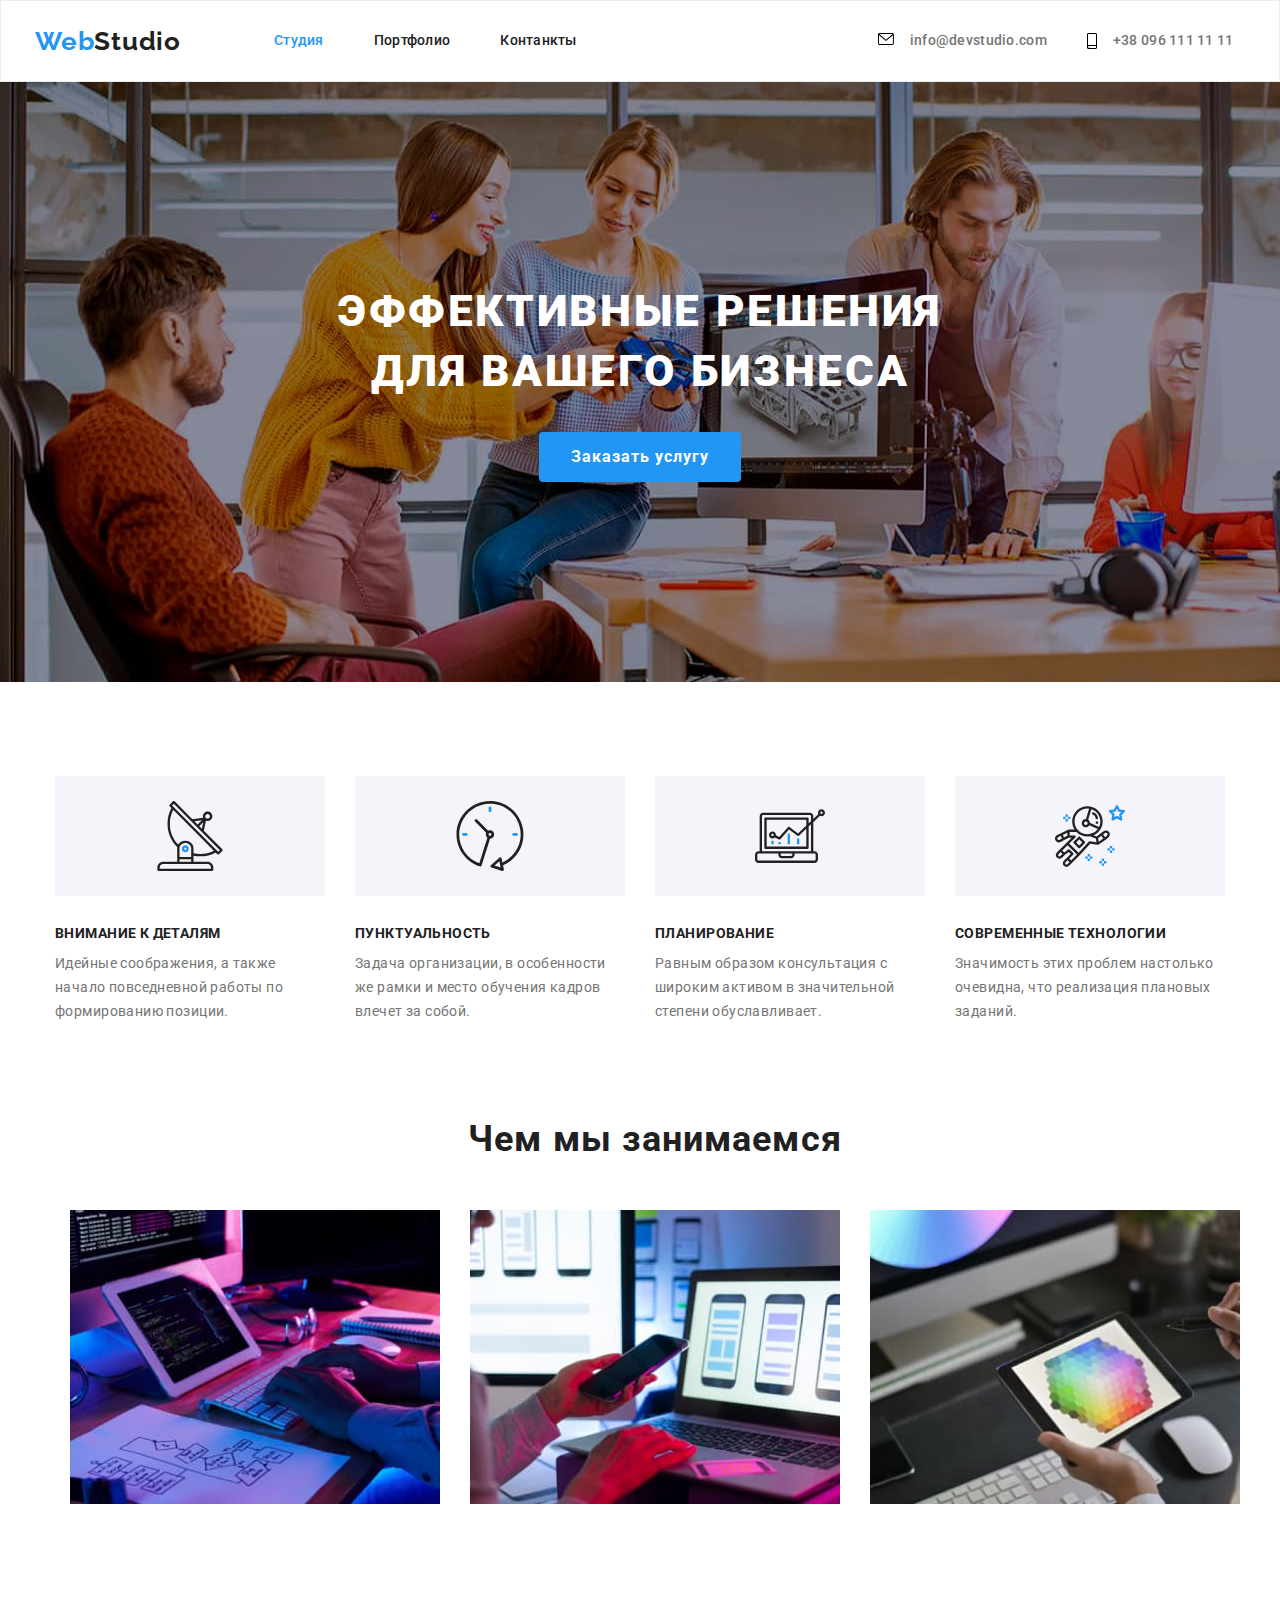
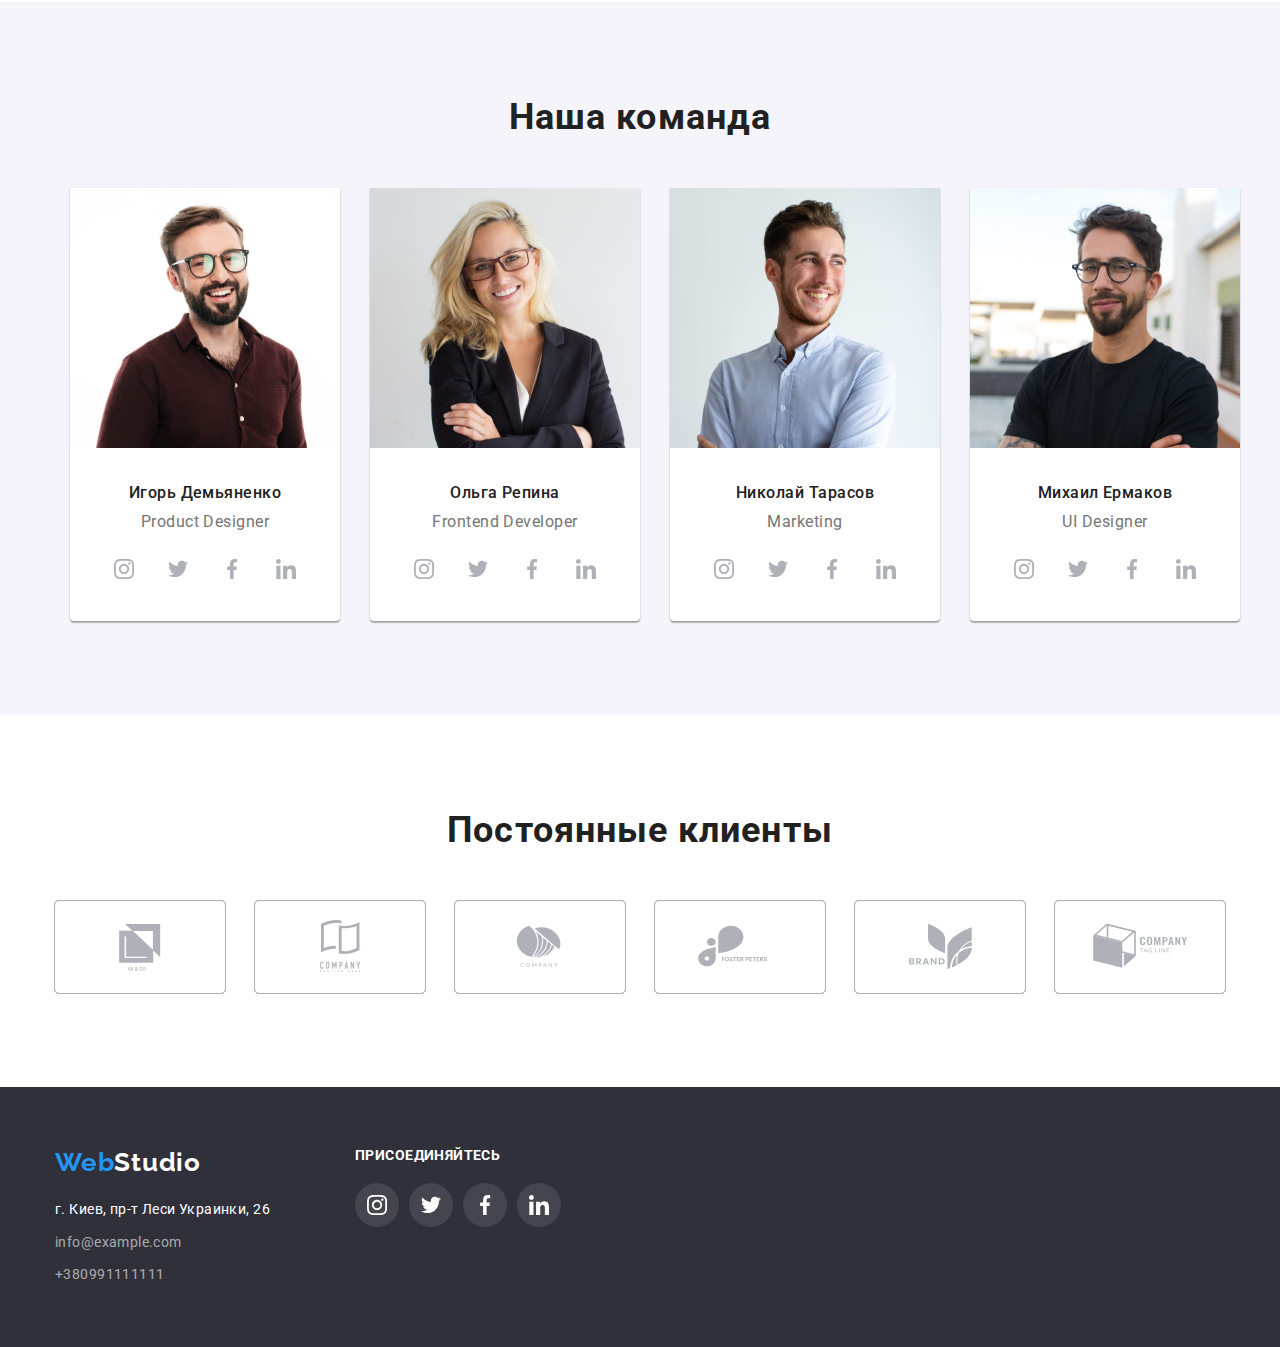
<file: index.html>
<!DOCTYPE html>
<html lang="en">
  <head>
    <meta charset="UTF-8" />
    <meta http-equiv="X-UA-Compatible" content="IE=edge" />
    <meta name="viewport" content="width=device-width, initial-scale=1.0" />
    <title>HomeWork4</title>
    <link
      href="https://fonts.googleapis.com/css2?family=Raleway:ital,wght@0,700;1,700&family=Roboto:ital,wght@0,400;0,500;0,700;0,900;1,400;1,500;1,700;1,900&display=swap"
      rel="stylesheet"
    />
    <link
      rel="stylesheet"
      href="https://cdnjs.cloudflare.com/ajax/libs/modern-normalize/1.0.0/modern-normalize.min.css"
    />
    <link rel="stylesheet" href="./css/style.css" />
  </head>
  <body>
    <header class="header">
      <div class="container header-container">
        <nav class="site-nav">
          <a href="" class="logo"><span class="blue-logo">Web</span>Studio</a>
          <ul class="cont-ul list">
            <li class="header-list">
              <a href="./index.html" class="current links header-height"
                >Студия</a
              >
            </li>
            <li class="header-list">
              <a href="./portfolio.html" class="links header-height"
                >Портфолио</a
              >
            </li>
            <li class="header-list">
              <a href="" class="links header-height">Контанкты</a>
            </li>
          </ul>
        </nav>
        <ul class="contacts-info list cont-ul">
          <li class="list-mail list-info">
            <a href="mailto:info@example.com" class="links header-height mail">
              <svg class="info-svg" width="16" height="12">
                <use href="./img/symbol-defs-old.svg#icon-envelope-1"></use>
              </svg>
              info@devstudio.com</a
            >
          </li>
          <li class="list-info list-phone">
            <a href="tel:+38 099 111 11 11" class="links header-height phone">
              <svg class="info-svg" width="10" height="16">
                <use href="./img/symbol-defs-old.svg#icon-smartphone"></use>
              </svg>
              +38 096 111 11 11</a
            >
          </li>
        </ul>
      </div>
    </header>
    <main>
      <section class="big-text bg-img">
        <div class="container">
          <h1 class="main-header">Эффективные решения для Вашего бизнеса</h1>
          <button type="button" class="order-button">Заказать услугу</button>
        </div>
      </section>
      <section class="section">
        <div class="container">
          <h2 class="hide-h2">Что мы предлагаем</h2>
          <ul class="list preview-list">
            <li class="preview-item">
              <div class="preview-pics">
                <svg class="action-icon-feature">
                  <use href="./img/symbol-defs-old.svg#icon-antenna-1"></use>
                </svg>
              </div>
              <h3 class="preview-header">Внимание к деталям</h3>
              <p class="preview-text">
                Идейные соображения, а также начало повседневной работы по
                формированию позиции.
              </p>
            </li>
            <li class="preview-item">
              <div class="preview-pics">
                <svg class="action-icon-feature">
                  <use href="./img/symbol-defs-old.svg#icon-clock-1"></use>
                </svg>
              </div>
              <h3 class="preview-header">Пунктуальность</h3>
              <p class="preview-text">
                Задача организации, в особенности же рамки и место обучения
                кадров влечет за собой.
              </p>
            </li>
            <li class="preview-item">
              <div class="preview-pics">
                <svg class="action-icon-feature">
                  <use href="./img/symbol-defs-old.svg#icon-diagram-1"></use>
                </svg>
              </div>
              <h3 class="preview-header">Планирование</h3>
              <p class="preview-text">
                Равным образом консультация с широким активом в значительной
                степени обуславливает.
              </p>
            </li>
            <li class="preview-item">
              <div class="preview-pics">
                <svg class="action-icon-feature">
                  <use href="./img/symbol-defs-old.svg#icon-astronaut-1"></use>
                </svg>
              </div>
              <h3 class="preview-header">Современные технологии</h3>
              <p class="preview-text">
                Значимость этих проблем настолько очевидна, что реализация
                плановых заданий.
              </p>
            </li>
          </ul>
        </div>
      </section>
      <section class="section section-out">
        <div class="container">
          <h2 class="our-business">Чем мы занимаемся</h2>
          <ul class="list our-business-list">
            <li class="our-business-item">
              <img
                src="./img/ourjob1.jpg"
                alt="построение макета "
                width="370"
              />
            </li>
            <li class="our-business-item">
              <img
                src="./img/ourjob2.jpg"
                alt="оптимизация под любые девайсы"
                width="370"
              />
            </li>
            <li class="our-business-item">
              <img
                src="./img/ourjob3.jpg"
                alt="дизайнерские проекты"
                width="370"
              />
            </li>
          </ul>
        </div>
      </section>
      <section class="section our-team-bg">
        <div class="container">
          <h2 class="our-team">Наша команда</h2>
          <ul class="list our-team-list">
            <li class="our-team-item">
              <img src="./img/ourteam1.jpg" alt="Фото сотрудника" width="270" />
              <div class="description-item">
                <h3 class="name-team">Игорь Демьяненко</h3>
                <p class="employee-description">Product Designer</p>
                <ul class="socials">
                  <li class="socials-item">
                    <a class="socials-link" href="">
                      <svg class="socials-icon">
                        <use
                          href="./img/symbol-defs-old.svg#icon-instagram"
                        ></use>
                      </svg>
                    </a>
                  </li>
                  <li class="socials-item">
                    <a class="socials-link" href="">
                      <svg class="socials-icon">
                        <use
                          href="./img/symbol-defs-old.svg#icon-twitter"
                        ></use>
                      </svg>
                    </a>
                  </li>
                  <li class="socials-item">
                    <a class="socials-link" href="">
                      <svg class="socials-icon">
                        <use
                          href="./img/symbol-defs-old.svg#icon-facebook"
                        ></use>
                      </svg>
                    </a>
                  </li>
                  <li class="socials-item">
                    <a class="socials-link" href="">
                      <svg class="socials-icon">
                        <use
                          href="./img/symbol-defs-old.svg#icon-linkedin"
                        ></use>
                      </svg>
                    </a>
                  </li>
                </ul>
              </div>
            </li>
            <li class="our-team-item">
              <img src="./img/ourteam2.jpg" alt="Фото сотрудника" width="270" />
              <div class="description-item">
                <h3 class="name-team">Ольга Репина</h3>
                <p class="employee-description">Frontend Developer</p>
                <ul class="socials">
                  <li class="socials-item">
                    <a class="socials-link" href="">
                      <svg class="socials-icon">
                        <use
                          href="./img/symbol-defs-old.svg#icon-instagram"
                        ></use>
                      </svg>
                    </a>
                  </li>
                  <li class="socials-item">
                    <a class="socials-link" href="">
                      <svg class="socials-icon">
                        <use
                          href="./img/symbol-defs-old.svg#icon-twitter"
                        ></use>
                      </svg>
                    </a>
                  </li>
                  <li class="socials-item">
                    <a class="socials-link" href="">
                      <svg class="socials-icon">
                        <use
                          href="./img/symbol-defs-old.svg#icon-facebook"
                        ></use>
                      </svg>
                    </a>
                  </li>
                  <li class="socials-item">
                    <a class="socials-link" href="">
                      <svg class="socials-icon">
                        <use
                          href="./img/symbol-defs-old.svg#icon-linkedin"
                        ></use>
                      </svg>
                    </a>
                  </li>
                </ul>
              </div>
            </li>
            <li class="our-team-item">
              <img src="./img/ourteam3.jpg" alt="Фото сотрудника" width="270" />
              <div class="description-item">
                <h3 class="name-team">Николай Тарасов</h3>
                <p class="employee-description">Marketing</p>
                <ul class="socials">
                  <li class="socials-item">
                    <a class="socials-link" href="">
                      <svg class="socials-icon">
                        <use
                          href="./img/symbol-defs-old.svg#icon-instagram"
                        ></use>
                      </svg>
                    </a>
                  </li>
                  <li class="socials-item">
                    <a class="socials-link" href="">
                      <svg class="socials-icon">
                        <use
                          href="./img/symbol-defs-old.svg#icon-twitter"
                        ></use>
                      </svg>
                    </a>
                  </li>
                  <li class="socials-item">
                    <a class="socials-link" href="">
                      <svg class="socials-icon">
                        <use
                          href="./img/symbol-defs-old.svg#icon-facebook"
                        ></use>
                      </svg>
                    </a>
                  </li>
                  <li class="socials-item">
                    <a class="socials-link" href="">
                      <svg class="socials-icon">
                        <use
                          href="./img/symbol-defs-old.svg#icon-linkedin"
                        ></use>
                      </svg>
                    </a>
                  </li>
                </ul>
              </div>
            </li>
            <li class="our-team-item">
              <img src="./img/ourteam4.jpg" alt="Фото сотрудника" width="270" />
              <div class="description-item">
                <h3 class="name-team">Михаил Ермаков</h3>
                <p class="employee-description">UI Designer</p>
                <ul class="socials">
                  <li class="socials-item">
                    <a class="socials-link" href="">
                      <svg class="socials-icon">
                        <use
                          href="./img/symbol-defs-old.svg#icon-instagram"
                        ></use>
                      </svg>
                    </a>
                  </li>
                  <li class="socials-item">
                    <a class="socials-link" href="">
                      <svg class="socials-icon">
                        <use
                          href="./img/symbol-defs-old.svg#icon-twitter"
                        ></use>
                      </svg>
                    </a>
                  </li>
                  <li class="socials-item">
                    <a class="socials-link" href="">
                      <svg class="socials-icon">
                        <use
                          href="./img/symbol-defs-old.svg#icon-facebook"
                        ></use>
                      </svg>
                    </a>
                  </li>
                  <li class="socials-item">
                    <a class="socials-link" href="">
                      <svg class="socials-icon">
                        <use
                          href="./img/symbol-defs-old.svg#icon-linkedin"
                        ></use>
                      </svg>
                    </a>
                  </li>
                </ul>
              </div>
            </li>
          </ul>
        </div>
      </section>
      <section class="section">
        <div class="container">
          <h2 class="regular-customers">Постоянные клиенты</h2>
          <ul class="action">
            <li class="action-list">
              <a href="" class="action-logo">
                <svg class="action-icon">
                  <use href="./img/symbol-defs-old.svg#icon-Client-1"></use>
                </svg>
              </a>
            </li>
            <li class="action-list">
              <a href="" class="action-logo">
                <svg class="action-icon">
                  <use href="./img/symbol-defs-old.svg#icon-Client-2"></use>
                </svg>
              </a>
            </li>
            <li class="action-list">
              <a href="" class="action-logo">
                <svg class="action-icon">
                  <use href="./img/symbol-defs-old.svg#icon-Client-3"></use>
                </svg>
              </a>
            </li>
            <li class="action-list">
              <a href="" class="action-logo">
                <svg class="action-icon">
                  <use href="./img/symbol-defs-old.svg#icon-Client-4"></use>
                </svg>
              </a>
            </li>
            <li class="action-list">
              <a href="" class="action-logo">
                <svg class="action-icon">
                  <use href="./img/symbol-defs-old.svg#icon-Client-5"></use>
                </svg>
              </a>
            </li>
            <li class="action-list">
              <a href="" class="action-logo">
                <svg class="action-icon">
                  <use href="./img/symbol-defs-old.svg#icon-Client-6"></use>
                </svg>
              </a>
            </li>
          </ul>
        </div>
      </section>
    </main>
    <footer class="footer-info">
      <div class="container container-fix">
        <div class="footer-info-address">
          <a href="" class="web-logo-footer logo"
            ><span class="blue-logo">Web</span>Studio</a
          >
          <address>
            <ul class="list">
              <li class="adress-item">
                <a href="" class="place-info"
                  >г. Киев, пр-т Леси Украинки, 26</a
                >
              </li>
              <li class="mail-item">
                <a href="mailto:info@example.com" class="contacts-footer"
                  >info@example.com</a
                >
              </li>
              <li>
                <a href="tel:+38 099 111 11 11" class="contacts-footer"
                  >+380991111111</a
                >
              </li>
            </ul>
          </address>
        </div>
        <div class="footer-links">
          <h2 class="join-us">Присоединяйтесь</h2>
          <ul class="footer-socials">
            <li class="footer-socials-item">
              <a class="footer-socials-link" href="">
                <svg class="footer-socials-icon">
                  <use href="./img/symbol-defs-old.svg#icon-instagram"></use>
                </svg>
              </a>
            </li>
            <li class="footer-socials-item">
              <a class="footer-socials-link" href="">
                <svg class="footer-socials-icon">
                  <use href="./img/symbol-defs-old.svg#icon-twitter"></use>
                </svg>
              </a>
            </li>
            <li class="footer-socials-item">
              <a class="footer-socials-link" href="">
                <svg class="footer-socials-icon">
                  <use href="./img/symbol-defs-old.svg#icon-facebook"></use>
                </svg>
              </a>
            </li>
            <li class="footer-socials-item">
              <a class="footer-socials-link" href="">
                <svg class="footer-socials-icon">
                  <use href="./img/symbol-defs-old.svg#icon-linkedin"></use>
                </svg>
              </a>
            </li>
          </ul>
        </div>
      </div>
    </footer>
  </body>
</html>
</file>
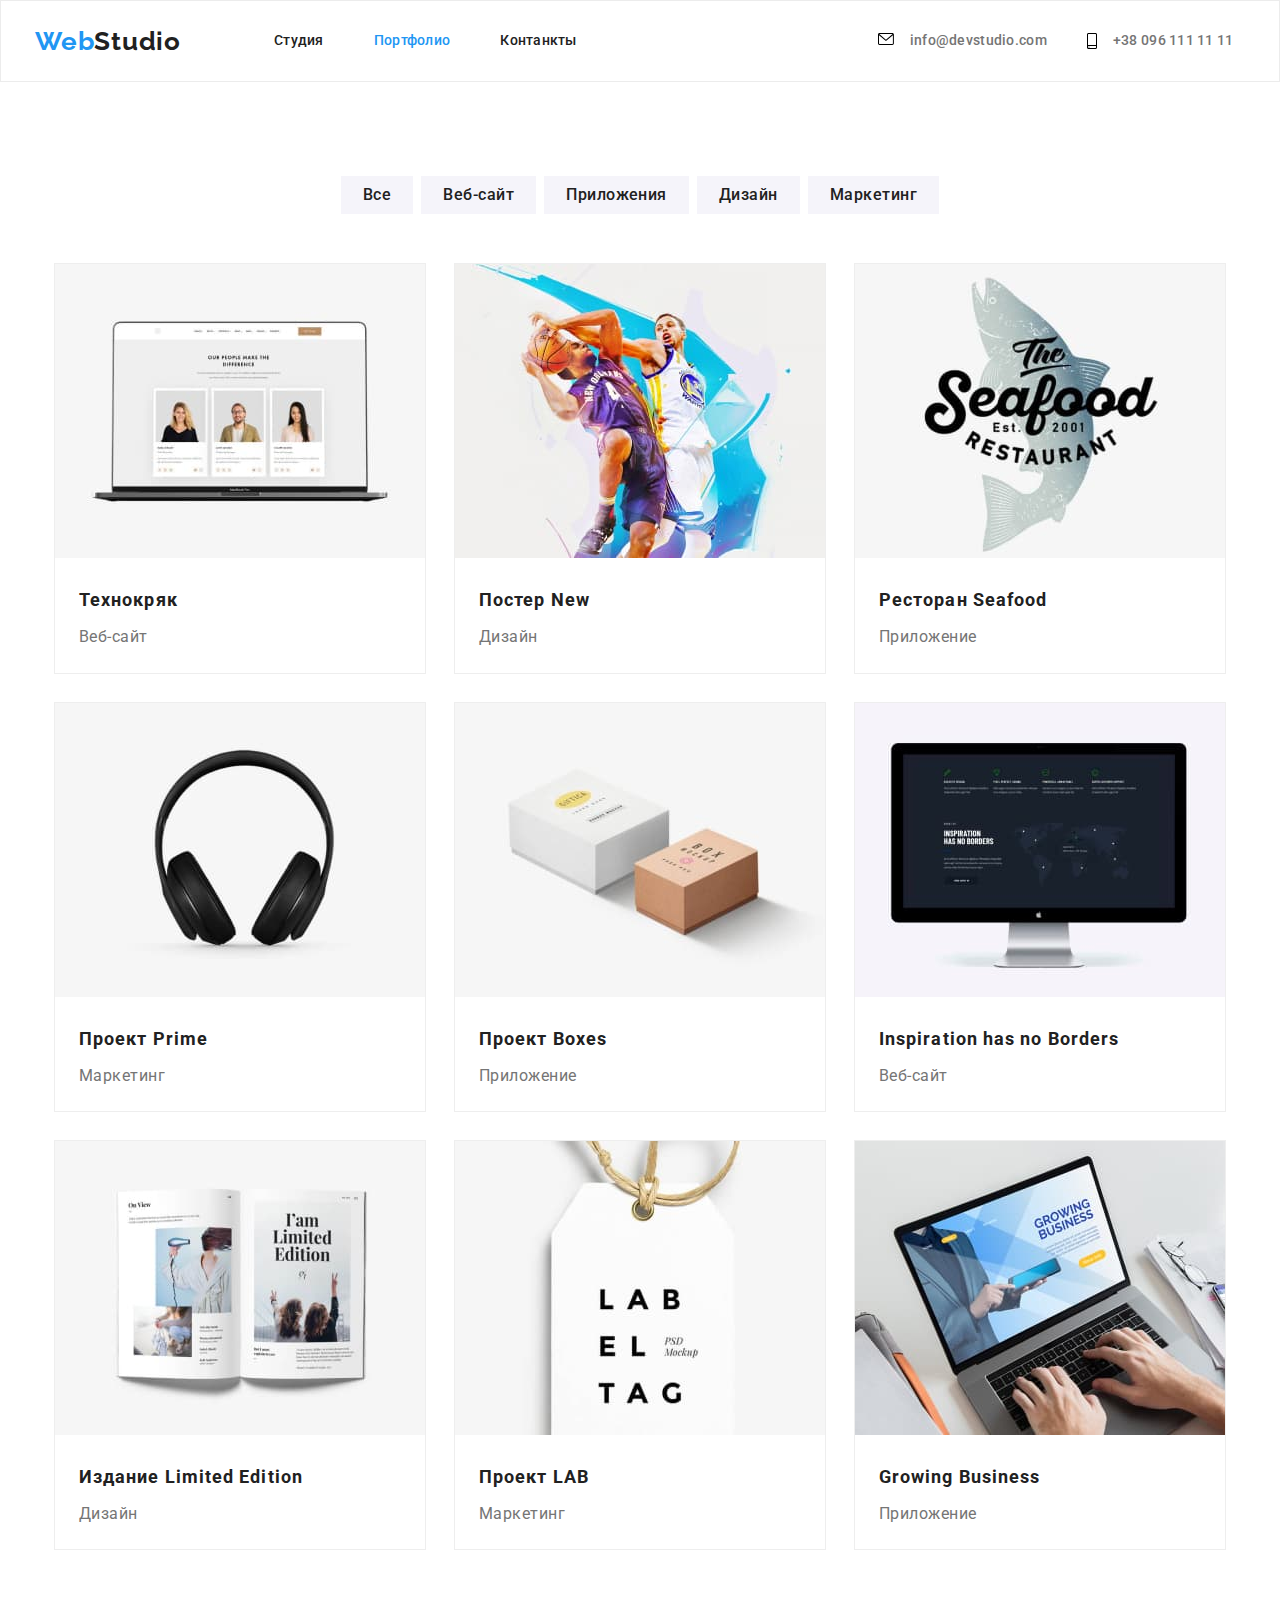
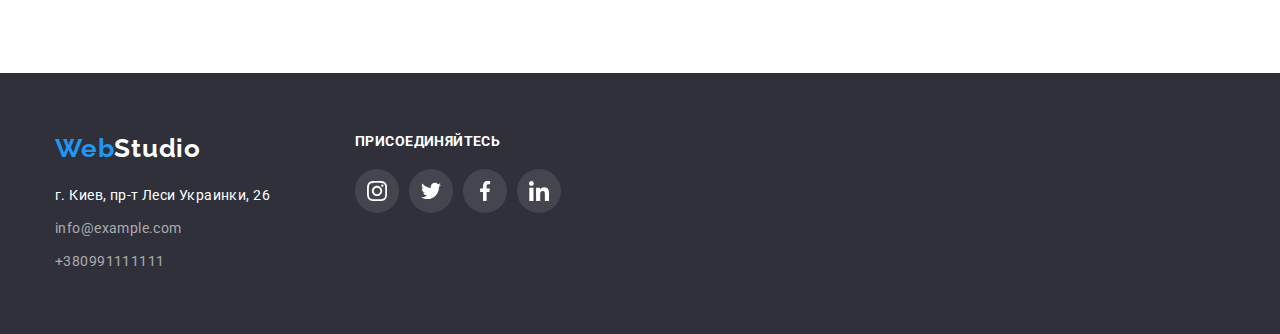
<file: portfolio.html>
<!DOCTYPE html>
<html lang="en">
  <head>
    <meta charset="UTF-8" />
    <meta http-equiv="X-UA-Compatible" content="IE=edge" />
    <meta name="viewport" content="width=device-width, initial-scale=1.0" />
    <title>Portfolio</title>
    <link
      href="https://fonts.googleapis.com/css2?family=Raleway:ital,wght@0,700;1,700&family=Roboto:ital,wght@0,400;0,500;0,700;0,900;1,400;1,500;1,700;1,900&display=swap"
      rel="stylesheet"
    />
    <link
      rel="stylesheet"
      href="https://cdnjs.cloudflare.com/ajax/libs/modern-normalize/1.0.0/modern-normalize.min.css"
    />
    <link rel="stylesheet" href="./css/style.css" />
  </head>
  <body>
    <header class="header">
      <div class="container header-container">
        <nav class="site-nav">
          <a href="" class="logo"><span class="blue-logo">Web</span>Studio</a>
          <ul class="cont-ul list">
            <li class="header-list">
              <a href="./index.html" class="links header-height">Студия</a>
            </li>
            <li class="header-list">
              <a href="./portfolio.html" class="links current header-height"
                >Портфолио</a
              >
            </li>
            <li class="header-list">
              <a href="" class="links header-height">Контанкты</a>
            </li>
          </ul>
        </nav>
        <ul class="contacts-info list cont-ul">
          <li class="list-mail list-info">
            <a href="mailto:info@example.com" class="links header-height mail">
              <svg class="info-svg" width="16" height="12">
                <use href="./img/symbol-defs-old.svg#icon-envelope-1"></use>
              </svg>
              info@devstudio.com</a
            >
          </li>
          <li class="list-info list-phone">
            <a href="tel:+38 099 111 11 11" class="links header-height phone">
              <svg class="info-svg" width="10" height="16">
                <use href="./img/symbol-defs-old.svg#icon-smartphone"></use>
              </svg>
              +38 096 111 11 11</a
            >
          </li>
        </ul>
      </div>
    </header>
    <main>
      <!-- main -->
      <section class="section">
        <h1 class="hide-h1">Портфолио</h1>
        <ul class="filter list">
          <li class="button-list">
            <button type="button" class="filter-button">Все</button>
          </li>
          <li class="button-list">
            <button type="button" class="filter-button">Веб-сайт</button>
          </li>
          <li class="button-list">
            <button type="button" class="filter-button">Приложения</button>
          </li>
          <li class="button-list">
            <button type="button" class="filter-button">Дизайн</button>
          </li>
          <li class="button-list">
            <button type="button" class="filter-button">Маркетинг</button>
          </li>
        </ul>
        <!-- .container -->
        <div class="container">
          <ul class="list all-services">
            <li class="service-item">
              <a href="" class="links">
                <img
                  src="./img/img1.jpg"
                  alt="визуализация проекта"
                  width="370"
                />
                <div class="border-card">
                  <h2 class="title-h2">Технокряк</h2>
                  <p class="title-p">Веб-сайт</p>
                </div>
              </a>
            </li>
            <li class="service-item">
              <a href="" class="links">
                <img
                  src="./img/img2.jpg"
                  alt="визуализация проекта"
                  width="370"
                />
                <div>
                  <h2 class="title-h2">Постер New</h2>
                  <p class="title-p">Дизайн</p>
                </div>
              </a>
            </li>
            <li class="service-item">
              <a href="" class="links">
                <img
                  src="./img/img3.jpg"
                  alt="визуализация проекта"
                  width="370"
                />
                <div>
                  <h2 class="title-h2">Ресторан Seafood</h2>
                  <p class="title-p">Приложение</p>
                </div>
              </a>
            </li>
            <li class="service-item">
              <a href="" class="links">
                <img
                  src="./img/img4.jpg"
                  alt="визуализация проекта"
                  width="370"
                />
                <div>
                  <h2 class="title-h2">Проект Prime</h2>
                  <p class="title-p">Маркетинг</p>
                </div>
              </a>
            </li>
            <li class="service-item">
              <a href="" class="links">
                <img
                  src="./img/img5.jpg"
                  alt="визуализация проекта"
                  width="370"
                />
                <h2 class="title-h2">Проект Boxes</h2>
                <p class="title-p">Приложение</p>
              </a>
            </li>
            <li class="service-item">
              <a href="" class="links">
                <img
                  src="./img/img6.jpg"
                  alt="визуализация проекта"
                  width="370"
                />
                <div>
                  <h2 class="title-h2">Inspiration has no Borders</h2>
                  <p class="title-p">Веб-сайт</p>
                </div>
              </a>
            </li>
            <li class="service-item">
              <a href="" class="links">
                <img
                  src="./img/img7.jpg"
                  alt="визуализация проекта"
                  width="370"
                />
                <div>
                  <h2 class="title-h2">Издание Limited Edition</h2>
                  <p class="title-p">Дизайн</p>
                </div>
              </a>
            </li>
            <li class="service-item">
              <a href="" class="links">
                <img
                  src="./img/img8.jpg"
                  alt="визуализация проекта"
                  width="370"
                />
                <div>
                  <h2 class="title-h2">Проект LAB</h2>
                  <p class="title-p">Маркетинг</p>
                </div>
              </a>
            </li>
            <li class="service-item">
              <a href="" class="links">
                <img
                  src="./img/img9.jpg"
                  alt="визуализация проекта"
                  width="370"
                />
                <div>
                  <h2 class="title-h2">Growing Business</h2>
                  <p class="title-p">Приложение</p>
                </div>
              </a>
            </li>
          </ul>
        </div>
      </section>
    </main>
    <!-- footer -->
    <footer class="footer-info">
      <div class="container container-fix">
        <div class="footer-info-address">
          <a href="" class="web-logo-footer logo"
            ><span class="blue-logo">Web</span>Studio</a
          >
          <address>
            <ul class="list">
              <li class="adress-item">
                <a href="" class="place-info"
                  >г. Киев, пр-т Леси Украинки, 26</a
                >
              </li>
              <li class="mail-item">
                <a href="mailto:info@example.com" class="contacts-footer"
                  >info@example.com</a
                >
              </li>
              <li>
                <a href="tel:+38 099 111 11 11" class="contacts-footer"
                  >+380991111111</a
                >
              </li>
            </ul>
          </address>
        </div>
        <div class="footer-links">
          <h2 class="join-us">Присоединяйтесь</h2>
          <ul class="footer-socials">
            <li class="footer-socials-item">
              <a class="footer-socials-link" href="">
                <svg class="footer-socials-icon">
                  <use href="./img/symbol-defs-old.svg#icon-instagram"></use>
                </svg>
              </a>
            </li>
            <li class="footer-socials-item">
              <a class="footer-socials-link" href="">
                <svg class="footer-socials-icon">
                  <use href="./img/symbol-defs-old.svg#icon-twitter"></use>
                </svg>
              </a>
            </li>
            <li class="footer-socials-item">
              <a class="footer-socials-link" href="">
                <svg class="footer-socials-icon">
                  <use href="./img/symbol-defs-old.svg#icon-facebook"></use>
                </svg>
              </a>
            </li>
            <li class="footer-socials-item">
              <a class="footer-socials-link" href="">
                <svg class="footer-socials-icon">
                  <use href="./img/symbol-defs-old.svg#icon-linkedin"></use>
                </svg>
              </a>
            </li>
          </ul>
        </div>
      </div>
    </footer>
  </body>
</html>
</file>
<file: css/style.css>
:root {
  --main-color: #212121;
  --secondary-color: #ffffff;
  --brand-color: #2196f3;
  --additional-color: #757575;
  --bg-our-team-color: #f5f4fa;
  --logo-color: #afb1b8;
}

body {
  color: var(--main-color);
  font-family: Roboto, sans-serif;
}

*,
::after,
::before {
  box-sizing: border-box;
}

h1,
h2,
h3,
h4,
h5,
h6,
p,
ul {
  margin: 0;
  padding: 0;
}

.header-height {
  padding-top: 32px;
  padding-bottom: 32px;
  display: flex;
}

.header-list:not(:last-child) {
  margin-right: 50px;
}

.list-mail {
  margin-left: 301px;
  margin-right: 40px;
}

/* .header {
  width: 1600px;
  min-height: 80px;
} */

.container {
  width: 1200px;
  padding-left: 15px;
  padding-right: 15px;
  margin-left: auto;
  margin-right: auto;
}

.container-fix {
  display: flex;
}

.header-container {
  display: flex;
  align-items: center;
  width: 1240px;
}
/* outline: 1px solid red; */
/* align-items: center; */
/* text-align: center;
  align-self: center */

.header {
  width: inherit;
  border: 1px solid #ececec;
}

.cont-ul {
  display: flex;
  /* align-self: center; */
  justify-content: flex-end;
}

.logo {
  color: inherit;
  font-family: "Raleway";
  font-weight: 700;
  font-size: 26px;
  line-height: 1.19;
  letter-spacing: 0.03em;
  text-decoration: none;
}

.list {
  list-style: none;
  text-decoration: none;
}

.hide-h2,
.hide-h1 {
  display: none;
}

.site-nav {
  font-family: inherit;
  font-weight: 500;
  font-size: 14px;
  line-height: 1.14;
  letter-spacing: 0.02em;
  color: inherit;
  align-items: center;
  display: flex;
}

.site-nav .logo {
  margin-right: 93px;
}

.order-button,
.blue-web {
  background-color: var(--brand-color);
  color: var(--secondary-color);
  font-family: inherit;
  font-weight: 700;
  font-size: 16px;
  line-height: 1.88;
  letter-spacing: 0.06em;
  padding-left: 32px;
  padding-right: 32px;
  padding-bottom: 10px;
  padding-top: 10px;
  border-radius: 4px;
  border: none;
  /* padding-bottom: 200px; */
  /* border-radius: 3px; */
}

.big-text {
  background-color: #2f303a;
  color: var(--secondary-color);
  padding-top: 200px;
  padding-bottom: 200px;
  text-align: center;
  /* вниз падинг, перенести "для", кнопка с падингом низ */
}

.bg-img {
  background-image: linear-gradient(#2f303a 40%, #2f303a 40%);
  /* display: flex; */
  object-fit: cover;
  background-repeat: no-repeat;
  max-width: 1600px;
  background-image: url(../img/img-bg.jpg);
  margin-right: auto;
  margin-left: auto;
}

.main-header {
  width: 696px;
  margin-bottom: 30px;
  display: flex;
  flex-wrap: wrap;
  justify-content: center;
  margin-left: auto;
  margin-right: auto;
}

.preview-list {
  display: flex;
  justify-content: center;
  /* отступ от заголовка */
}

.preview-item {
  width: 270px;
}

.preview-item:not(:last-child) {
  margin-right: 30px;
}

.section {
  padding-top: 94px;
  padding-bottom: 94px;
}

.section-out {
  padding-bottom: 94px;
  padding-top: 0px;
}

.contacts-info {
  color: var(--additional-color);
  text-decoration: none;
  font-weight: 500;
  font-size: 14px;
  line-height: 1.14;
  letter-spacing: 0.02em;
  display: flex;
}

.list-info {
  display: flex;
  justify-content: center;
  text-align: center;
}
/* 
.list-mail::before {
  content: "";
  padding-left: 10px;
 } */

/* .list-info::before {
  content: "";
  padding-left: 10px;
 } */
/* 
 .list-phone::before {
  content: "";
  padding-left: 10px;
 } */

/* .mail:before {
  display: inline-block;
  content: "";
}

.phone::before {
  display: inline-block;
  content: "";
}

.mail::before .info-svg {
  margin-right: 10px;
}

.mail:hover::before {
  fill: var(--brand-color);
} */

.mail-item {
  display: inline-flex;
}

.info-svg {
  margin-right: 16px;
}

.mail:hover .info-svg,
.mail:focus .info-svg {
  fill: #2196f3;
}

.phone:hover .info-svg,
.phone:focus .info-svg {
  fill: #2196f3;
}

/* .mail::before {
  content: "";
  width: 16px;
  height: 12px;
} */

/* .mail::before {
  display: flex;
  content: "";
  margin-right: 16px;
  background-image: url(../img/symbol-defs-old.svg#icon-envelope-1);
} */

.web-logo {
  color: var(--secondary-color);
  text-decoration: none;
  font-family: "Raleway";
  font-weight: 700;
  font-size: 26px;
  line-height: 1.19;
  letter-spacing: 0.03em;
}

.web-logo-footer {
  color: var(--secondary-color);
  text-decoration: none;
  font-family: "Raleway";
  font-weight: 700;
  font-size: 26px;
  line-height: 1.19;
  letter-spacing: 0.03em;
  display: flex;
}

.footer-info {
  background-color: #2f303a;
  padding-top: 60px;
  padding-bottom: 60px;
  text-align: left;
  width: inherit;
}
/* no padding, add padd to section */
.place-info {
  font-style: normal;
  color: var(--secondary-color);
  text-decoration: none;
  font-weight: 400;
  font-size: 14px;
  line-height: 1.71;
  letter-spacing: 0.03em;
}

.adress-item {
  margin-top: 20px;
  margin-bottom: 9px;
}

.mail-item {
  margin-bottom: 9px;
}

.contacts-footer {
  font-style: normal;
  font-weight: 400;
  font-size: 14px;
  line-height: 1.71;
  letter-spacing: 0.03em;
  text-decoration: none;
  color: rgba(255, 255, 255, 0.6);
}

h1 {
  font-weight: 900;
  font-size: 44px;
  line-height: 1.36;

  letter-spacing: 0.06em;
  text-transform: uppercase;

  color: var(--secondary-color);
}

.preview {
  font-weight: 700;
  font-size: 14px;
  line-height: 1.14;
  letter-spacing: 0.03em;
  text-transform: uppercase;
}

.preview-text {
  font-weight: 400;
  font-size: 14px;
  line-height: 1.71;
  letter-spacing: 0.03em;

  color: var(--additional-color);
}

.our-business {
  font-weight: 700;
  font-size: 36px;
  line-height: 1.17;
  letter-spacing: 0.03em;
  width: 1200px;
  margin-left: auto;
  margin-right: auto;
  text-align: center;
  margin-bottom: 50px;
}

.our-business-list {
  display: flex;
  width: 1200px;
  justify-content: center;
  margin-right: auto;
  margin-left: auto;
  /* padding-bottom: 94px; */
}

.our-team {
  font-weight: 700;
  font-size: 36px;
  line-height: 1.17;
  letter-spacing: 0.03em;
  color: var(--main-color);
  margin-bottom: 50px;
  text-align: center;
}

.our-team-bg {
  background: var(--bg-our-team-color);
  padding-bottom: 94px;
}

.our-team-list {
  display: flex;
  width: 1200px;
  justify-content: center;
  margin-right: auto;
  margin-left: auto;
}

.our-team-item {
  background-color: #fff;
  box-shadow: 0px 1px 3px rgba(0, 0, 0, 0.12), 0px 1px 1px rgba(0, 0, 0, 0.14),
    0px 2px 1px rgba(0, 0, 0, 0.2);
  border-radius: 0px 0px 4px 4px;
}

.our-team-item:not(:last-child) {
  margin-right: 30px;
}

/* падинг вниз, всей секции */
.our-business-item:not(:last-child) {
  margin-right: 30px;
}

.description-item {
  margin-bottom: 30px;
}

.name-team {
  font-weight: 500;
  font-size: 16px;
  line-height: 1.19;
  letter-spacing: 0.03em;
  width: 270px;
  margin-top: 30px;
  margin-bottom: 10px;
  margin-left: auto;
  margin-right: auto;
  text-align: center;
}

.employee-description {
  font-weight: 400;
  font-size: 16px;
  line-height: 1.19;
  letter-spacing: 0.03em;
  color: var(--additional-color);

  margin-left: auto;
  margin-right: auto;
  text-align: center;
}

.socials {
  display: flex;
  justify-content: center;
  align-items: center;
  list-style: none;
  margin-top: 16px;
}

.socials-item:not(:last-child) {
  margin-right: 10px;
}

.socials-link {
  display: flex;
  justify-content: center;
  align-items: center;
  width: 44px;
  height: 44px;
  border-radius: 50%;
}

.socials-link:hover,
.socials-link:focus {
  background-color: var(--brand-color);
}

.socials-icon {
  width: 20px;
  height: 20px;
  fill: var(--logo-color);
}

.socials-link:hover .socials-icon,
.socials-link:focus .socials-icon {
  fill: var(--secondary-color);
}

/* add div to h3 and p3 */
.links:hover,
.links:focus {
  color: var(--brand-color);
}

.links {
  color: inherit;
  text-decoration: none;
}

.title-h2 {
  font-weight: 700;
  font-size: 18px;
  line-height: 2;
  letter-spacing: 0.06em;
  color: var(--main-color);
  text-decoration: none;
  padding-top: 20px;
  padding-right: 24px;
  padding-left: 24px;
  padding-bottom: 4px;
  text-align: left;
}

.title-p {
  font-weight: 400;
  font-size: 16px;
  line-height: 1.88;
  letter-spacing: 0.03em;
  text-decoration: none;
  color: var(--additional-color);
  padding-left: 24px;
  padding-right: 24px;
  padding-bottom: 20px;
  text-align: left;
}

.filter {
  list-style: none;
  text-decoration: none;
  font-weight: 500;
  font-size: 16px;
  line-height: 1.63;
  letter-spacing: 0.03em;
  text-decoration: none;
  width: 1200px;
  display: flex;
  justify-content: center;
  margin-left: auto;
  margin-right: auto;
  margin-bottom: 50px;
}

.filter-button:hover,
.filter-button:focus {
  color: var(--secondary-color);
  background-color: var(--brand-color);
  box-shadow: 0px 3px 1px rgba(0, 0, 0, 0.1), 0px 1px 2px rgba(0, 0, 0, 0.08),
    0px 2px 2px rgba(0, 0, 0, 0.12);
  border-radius: 4px;
}

.filter-button {
  font-family: inherit;
  color: var(--main-color);
  background-color: #f5f4fa;
  font-weight: 500;
  font-size: 16px;
  line-height: 1.63;
  letter-spacing: 0.03em;
  margin-right: auto;
  margin-left: auto;
  padding: 6px 22px;
  border: none;
}
/* добавить див для 9 элементов, добавить для х и р див, сделать рамку
 добавить расстояние между кнопками, паддинг сделать вниз, а не вверх */

.button-list:not(:last-child) {
  margin-right: 8px;
}

.current,
.blue-logo {
  color: var(--brand-color);
}

.preview-header {
  font-weight: 700;
  font-size: 14px;
  line-height: 1.14;
  letter-spacing: 0.03em;
  text-transform: uppercase;
  color: var(--main-color);
  margin-bottom: 10px;
}

.place-info:hover,
.place-info:focus,
.contacts-footer:hover,
.contacts-footer.focus {
  color: var(--brand-color);
}

/* урбать ширину */
.all-services {
  display: flex;
  flex-wrap: wrap;
  width: 1200px;
  margin-right: auto;
  margin-left: auto;
}

.service-item:not(:last-child) {
  margin-right: 30px;
}

.service-item {
  outline: 1px solid #eeeeee;
  margin-bottom: 30px;
}

.service-item:hover {
  outline: 1px solid #eeeeee;
  box-shadow: 0px 1px 1px rgba(0, 0, 0, 0.12), 0px 4px 4px rgba(0, 0, 0, 0.06),
    1px 4px 6px rgba(0, 0, 0, 0.16);
}

.action {
  display: flex;
  padding: 0;
  margin: 0;
  list-style: none;
  justify-content: center;
}

.action-icon {
  fill: #afb1b8;
}

.action-icon-feature {
  fill: #afb1b8;
  width: 70px;
  height: 70px;
  margin: auto;
}

.action-icon,
.action-logo {
  display: flex;
  align-items: center;
  justify-content: center;
  width: 170px;
  height: 92px;
  outline: 1px solid #afb1b8;
  border-radius: 4px;
}

.footer-links {
  margin-left: 85px;
}

/* .footer-info-address {

} */

.join-us {
  font-weight: 700;
  font-size: 14px;
  line-height: 16px;
  letter-spacing: 0.03em;
  text-transform: uppercase;
  color: var(--secondary-color);
  margin-bottom: 20px;
}

.preview-pics {
  display: flex;
  width: 270px;
  height: 120px;
  background-color: #f5f4fa;
  margin-bottom: 30px;
}

.action-list:not(:last-child) {
  margin-right: 30px;
}

.regular-customers {
  font-weight: 700;
  font-size: 36px;
  line-height: 1.17;
  text-align: center;
  letter-spacing: 0.03em;
  color: var(--main-color);
  margin-bottom: 50px;
}

.action-icon:hover,
.action-icon:focus {
  fill: var(--brand-color);
}

.action-logo .footer-socials {
  display: flex;
  justify-content: center;
  align-items: center;
  list-style: none;
}

.action-logo:hover,
.action-logo:focus {
  display: flex;
  width: 170px;
  height: 92px;
  fill: var(--brand-color);
  outline: 1px solid var(--brand-color);
  border-radius: 4px;
}

.action-logo:hover .action-icon,
.action-logo:focus .action-icon {
  fill: var(--brand-color);
}

.footer-socials-item:not(:last-child) {
  margin-right: 10px;
}

.footer-socials {
  display: flex;
  justify-content: center;
  align-items: center;
  list-style: none;
}

.footer-socials-link {
  display: flex;
  justify-content: center;
  align-items: center;
  width: 44px;
  height: 44px;
  border-radius: 50%;
  background-color: rgba(255, 255, 255, 0.1);
}
.footer-socials-link:hover,
.footer-socials-link:focus {
  background-color: var(--brand-color);
}

.footer-socials-icon {
  width: 20px;
  height: 20px;
  fill: var(--secondary-color);
}

/* .border-card {
  border: 1px solid #EEEEEE;
 } */

/* img {
    display: block;
    max-width: 100%;
    height: auto;
}  */

/* ренеиминг
на юл оставить класс флекс
лишкам задать падинг
убрать падинг 94
делать внешние через марджин */
</file>
